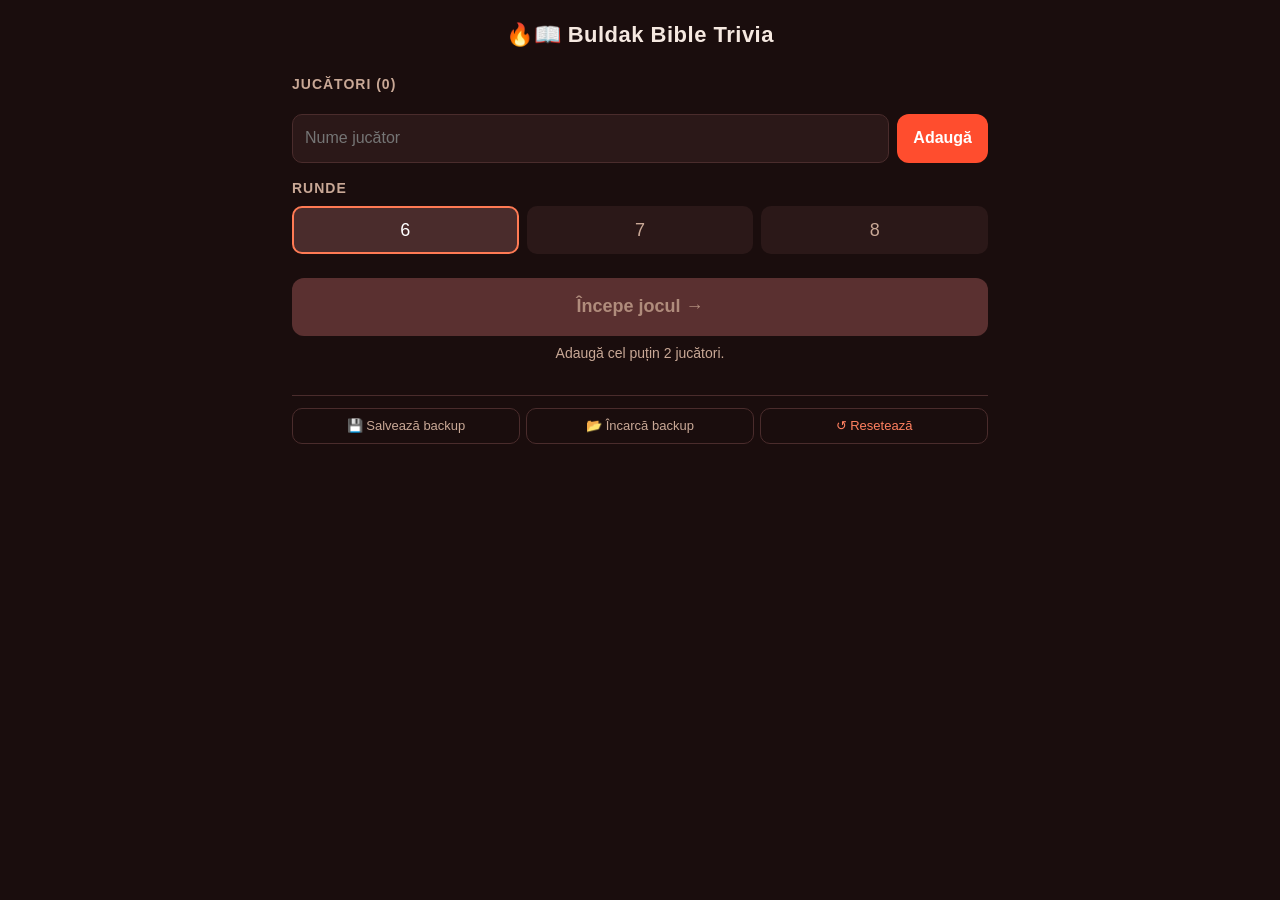
<file: index.html>
<!doctype html>
<html lang="ro">
  <head>
    <meta charset="utf-8" />
    <meta name="viewport" content="width=device-width, initial-scale=1, viewport-fit=cover" />
    <meta name="theme-color" content="#1a0d0d" />
    <title>🔥 Buldak Bible Trivia</title>
    <link rel="stylesheet" href="styles.css" />
  </head>
  <body>
    <div id="app">Se încarcă…</div>
    <input type="file" id="import-file" accept="application/json" hidden />
    <script src="trivia.js"></script>
    <script src="app.js"></script>
  </body>
</html>
</file>
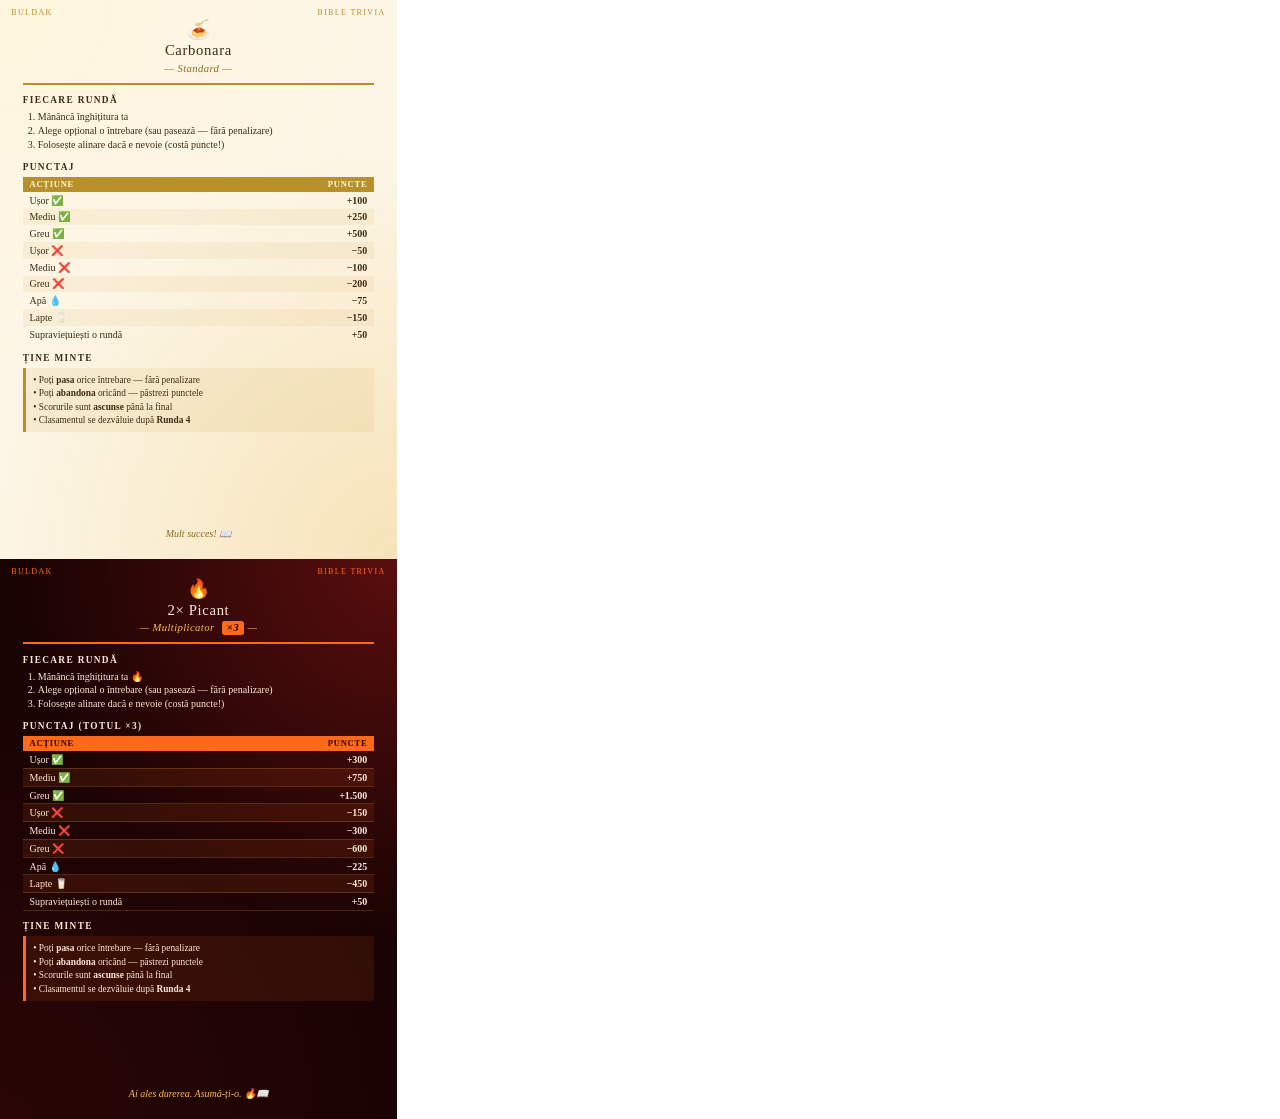
<file: docs/rules/cards.html>
<!DOCTYPE html>
<html lang="ro">
<head>
<meta charset="UTF-8">
<title>Buldak Bible Trivia — Carduri Jucător</title>
<style>
  @page { size: A6; margin: 0; }

  * { box-sizing: border-box; margin: 0; padding: 0; }

  html, body {
    font-family: "Georgia", "Times New Roman", serif;
    font-size: 8pt;
    line-height: 1.3;
    -webkit-print-color-adjust: exact;
    print-color-adjust: exact;
  }

  .card {
    width: 105mm;
    height: 148mm;
    padding: 5.5mm 6mm 5mm;
    page-break-after: always;
    position: relative;
    overflow: hidden;
    display: flex;
    flex-direction: column;
  }
  .card:last-child { page-break-after: auto; }

  /* ===== Carbonara — warm cream / gold ===== */
  .carbonara {
    background:
      radial-gradient(circle at 0% 0%, #fff6df 0%, transparent 55%),
      radial-gradient(circle at 100% 100%, #f6e3b8 0%, transparent 60%),
      #fdf6e6;
    color: #3d2c12;
  }
  .carbonara .header { border-bottom: 1.5pt solid #b8902a; }
  .carbonara .icon { color: #b8902a; }
  .carbonara .subtitle { color: #8a6a1f; }
  .carbonara th { background: #b8902a; color: #fff8e3; }
  .carbonara tbody tr:nth-child(even) td { background: rgba(184, 144, 42, 0.08); }
  .carbonara .remember {
    background: rgba(184, 144, 42, 0.10);
    border-left: 2.5pt solid #b8902a;
  }
  .carbonara .footer { color: #8a6a1f; }
  .carbonara .corner { color: #b8902a; }

  /* ===== 2x Picant — dark / fire ===== */
  .spicy {
    background:
      radial-gradient(circle at 100% 0%, #5a0e0e 0%, transparent 55%),
      radial-gradient(circle at 0% 100%, #2a0606 0%, transparent 60%),
      #1a0303;
    color: #ffe9d4;
  }
  .spicy .header { border-bottom: 1.5pt solid #ff6a1a; }
  .spicy .icon { color: #ff6a1a; }
  .spicy .subtitle { color: #ffba50; }
  .spicy th { background: #ff6a1a; color: #1a0303; }
  .spicy tbody tr:nth-child(even) td { background: rgba(255, 106, 26, 0.10); }
  .spicy tbody td { border-bottom: 0.3pt solid rgba(255, 186, 80, 0.20); }
  .spicy .remember {
    background: rgba(255, 106, 26, 0.10);
    border-left: 2.5pt solid #ff6a1a;
  }
  .spicy .footer { color: #ffba50; }
  .spicy .corner { color: #ff6a1a; }
  .spicy .multiplier {
    display: inline-block;
    background: #ff6a1a;
    color: #1a0303;
    font-weight: bold;
    padding: 0 4pt;
    border-radius: 2pt;
    margin-left: 3pt;
  }

  /* ===== Layout ===== */
  .header {
    padding-bottom: 2mm;
    margin-bottom: 2.5mm;
    text-align: center;
  }
  .icon {
    font-size: 14pt;
    line-height: 1;
    margin-bottom: 0.5mm;
  }
  h1 {
    font-size: 11pt;
    font-weight: normal;
    letter-spacing: 0.5pt;
    margin-bottom: 0.3mm;
  }
  .subtitle {
    font-size: 8pt;
    font-style: italic;
    letter-spacing: 0.3pt;
  }

  h2 {
    font-size: 7pt;
    text-transform: uppercase;
    letter-spacing: 1pt;
    font-weight: bold;
    margin-bottom: 1mm;
    margin-top: 2mm;
  }
  h2:first-of-type { margin-top: 0; }

  ol {
    padding-left: 4mm;
    margin-bottom: 0.5mm;
    font-size: 7.5pt;
  }
  ol li { margin-bottom: 0.2mm; }

  table {
    width: 100%;
    border-collapse: collapse;
    font-size: 7.5pt;
    margin-bottom: 0.5mm;
  }
  th, td {
    text-align: left;
    padding: 0.5mm 1.8mm;
  }
  th { font-size: 6.5pt; text-transform: uppercase; letter-spacing: 0.5pt; }
  td.points {
    text-align: right;
    font-variant-numeric: tabular-nums;
    font-weight: bold;
  }

  .remember {
    padding: 1.5mm 2mm;
    font-size: 7pt;
  }
  .remember p { margin-bottom: 0.4mm; }
  .remember p:last-child { margin-bottom: 0; }
  .remember strong { font-weight: bold; }

  .spacer { flex: 1; min-height: 1mm; }

  .footer {
    text-align: center;
    font-style: italic;
    font-size: 7.5pt;
    margin-top: 2mm;
  }

  .corner {
    position: absolute;
    top: 2mm;
    font-size: 6pt;
    letter-spacing: 1pt;
    text-transform: uppercase;
  }
  .corner.left { left: 3mm; }
  .corner.right { right: 3mm; }
</style>
</head>
<body>

<!-- ============ CARD 1 — CARBONARA ============ -->
<section class="card carbonara">
  <span class="corner left">Buldak</span>
  <span class="corner right">Bible Trivia</span>

  <header class="header">
    <div class="icon">🍝</div>
    <h1>Carbonara</h1>
    <div class="subtitle">— Standard —</div>
  </header>

  <h2>Fiecare Rundă</h2>
  <ol>
    <li>Mănâncă înghițitura ta</li>
    <li>Alege opțional o întrebare (sau pasează — fără penalizare)</li>
    <li>Folosește alinare dacă e nevoie (costă puncte!)</li>
  </ol>

  <h2>Punctaj</h2>
  <table>
    <thead>
      <tr><th>Acțiune</th><th style="text-align:right">Puncte</th></tr>
    </thead>
    <tbody>
      <tr><td>Ușor ✅</td><td class="points">+100</td></tr>
      <tr><td>Mediu ✅</td><td class="points">+250</td></tr>
      <tr><td>Greu ✅</td><td class="points">+500</td></tr>
      <tr><td>Ușor ❌</td><td class="points">−50</td></tr>
      <tr><td>Mediu ❌</td><td class="points">−100</td></tr>
      <tr><td>Greu ❌</td><td class="points">−200</td></tr>
      <tr><td>Apă 💧</td><td class="points">−75</td></tr>
      <tr><td>Lapte 🥛</td><td class="points">−150</td></tr>
      <tr><td>Supraviețuiești o rundă</td><td class="points">+50</td></tr>
    </tbody>
  </table>

  <h2>Ține Minte</h2>
  <div class="remember">
    <p>• Poți <strong>pasa</strong> orice întrebare — fără penalizare</p>
    <p>• Poți <strong>abandona</strong> oricând — păstrezi punctele</p>
    <p>• Scorurile sunt <strong>ascunse</strong> până la final</p>
    <p>• Clasamentul se dezvăluie după <strong>Runda 4</strong></p>
  </div>

  <div class="spacer"></div>
  <div class="footer">Mult succes! 📖</div>
</section>

<!-- ============ CARD 2 — 2x PICANT ============ -->
<section class="card spicy">
  <span class="corner left">Buldak</span>
  <span class="corner right">Bible Trivia</span>

  <header class="header">
    <div class="icon">🔥</div>
    <h1>2× Picant</h1>
    <div class="subtitle">— Multiplicator <span class="multiplier">×3</span> —</div>
  </header>

  <h2>Fiecare Rundă</h2>
  <ol>
    <li>Mănâncă înghițitura ta 🔥</li>
    <li>Alege opțional o întrebare (sau pasează — fără penalizare)</li>
    <li>Folosește alinare dacă e nevoie (costă puncte!)</li>
  </ol>

  <h2>Punctaj (totul ×3)</h2>
  <table>
    <thead>
      <tr><th>Acțiune</th><th style="text-align:right">Puncte</th></tr>
    </thead>
    <tbody>
      <tr><td>Ușor ✅</td><td class="points">+300</td></tr>
      <tr><td>Mediu ✅</td><td class="points">+750</td></tr>
      <tr><td>Greu ✅</td><td class="points">+1.500</td></tr>
      <tr><td>Ușor ❌</td><td class="points">−150</td></tr>
      <tr><td>Mediu ❌</td><td class="points">−300</td></tr>
      <tr><td>Greu ❌</td><td class="points">−600</td></tr>
      <tr><td>Apă 💧</td><td class="points">−225</td></tr>
      <tr><td>Lapte 🥛</td><td class="points">−450</td></tr>
      <tr><td>Supraviețuiești o rundă</td><td class="points">+50</td></tr>
    </tbody>
  </table>

  <h2>Ține Minte</h2>
  <div class="remember">
    <p>• Poți <strong>pasa</strong> orice întrebare — fără penalizare</p>
    <p>• Poți <strong>abandona</strong> oricând — păstrezi punctele</p>
    <p>• Scorurile sunt <strong>ascunse</strong> până la final</p>
    <p>• Clasamentul se dezvăluie după <strong>Runda 4</strong></p>
  </div>

  <div class="spacer"></div>
  <div class="footer">Ai ales durerea. Asumă-ți-o. 🔥📖</div>
</section>

</body>
</html>
</file>
<file: styles.css>
/* === Reset === */
* { box-sizing: border-box; margin: 0; padding: 0; }
html, body { height: 100%; }
body {
  background: #1a0d0d;
  color: #f5e8e0;
  font-family: -apple-system, BlinkMacSystemFont, "Segoe UI", Roboto, sans-serif;
  font-size: 16px;
  line-height: 1.4;
  -webkit-tap-highlight-color: transparent;
  overscroll-behavior: none;
}
button, input { font: inherit; color: inherit; }
button { cursor: pointer; border: none; background: none; }

/* === Layout === */
#app { min-height: 100dvh; padding-bottom: env(safe-area-inset-bottom); }
.screen {
  max-width: 720px;
  margin: 0 auto;
  padding: 12px 12px 24px;
  display: flex;
  flex-direction: column;
  gap: 16px;
}

/* === Brand / Headers === */
.brand h1 {
  font-size: 22px;
  text-align: center;
  padding: 8px 0;
  letter-spacing: 0.5px;
}
section h2 {
  font-size: 14px;
  text-transform: uppercase;
  letter-spacing: 1px;
  color: #c9a896;
  margin-bottom: 8px;
}

/* === Setup === */
.player-list {
  list-style: none;
  display: flex;
  flex-direction: column;
  gap: 8px;
  margin-bottom: 12px;
}
.player-row {
  display: flex;
  align-items: center;
  gap: 8px;
  background: #2b1818;
  border-radius: 12px;
  padding: 8px 10px;
}
.player-row .badge { font-size: 22px; }
.name-input {
  flex: 1;
  background: transparent;
  border: 1px solid #4a2c2c;
  border-radius: 8px;
  padding: 10px 12px;
  min-height: 44px;
  color: #fff;
}
.name-input:focus { outline: 2px solid #ff7a54; }
.mode-toggle {
  display: flex;
  gap: 4px;
  background: #1a0d0d;
  padding: 4px;
  border-radius: 10px;
}
.mode-toggle button {
  min-width: 44px;
  min-height: 36px;
  font-size: 18px;
  border-radius: 6px;
  opacity: 0.4;
}
.mode-toggle button.active { opacity: 1; background: #4a2c2c; }
.ghost-x {
  width: 36px;
  height: 36px;
  border-radius: 18px;
  color: #c9a896;
  font-size: 18px;
}
.ghost-x:hover { background: #4a2c2c; color: #ff7a54; }

.add-player {
  display: flex;
  gap: 8px;
}
.add-player input {
  flex: 1;
  background: #2b1818;
  border: 1px solid #4a2c2c;
  border-radius: 10px;
  padding: 12px;
  min-height: 48px;
  color: #fff;
}

.rounds-toggle {
  display: flex;
  gap: 8px;
}
.rounds-toggle button {
  flex: 1;
  min-height: 48px;
  background: #2b1818;
  border-radius: 10px;
  font-size: 18px;
  color: #c9a896;
  border: 2px solid transparent;
}
.rounds-toggle button.active {
  background: #4a2c2c;
  color: #fff;
  border-color: #ff7a54;
}

.start-section { margin-top: 8px; }
.hint {
  text-align: center;
  color: #c9a896;
  font-size: 14px;
  margin-top: 8px;
}

/* === Buttons === */
.primary {
  background: #ff4d2e;
  color: #fff;
  font-weight: 600;
  border-radius: 12px;
  padding: 12px 16px;
  min-height: 48px;
}
.primary:hover:not(:disabled) { background: #ff6b4f; }
.primary:disabled { background: #5a3030; color: #b08c7c; cursor: not-allowed; }
.primary.big {
  width: 100%;
  font-size: 18px;
  padding: 16px;
  min-height: 56px;
}

.ghost {
  background: transparent;
  color: #c9a896;
  border: 1px solid #4a2c2c;
  border-radius: 10px;
  padding: 8px 12px;
  min-height: 40px;
}
.ghost:hover { background: #2b1818; color: #fff; }
.ghost.small { padding: 6px 10px; min-height: 36px; font-size: 13px; }
.ghost.warn { color: #ffba50; border-color: #5a3e0e; }
.ghost.warn:hover { background: #5a3e0e; color: #fff; }
.danger-text { color: #ff8060; }

.success {
  background: #2e9e5b;
  color: #fff;
  font-weight: 600;
  border-radius: 12px;
  padding: 14px;
  min-height: 56px;
  font-size: 16px;
}
.success:hover { background: #36b86a; }

.danger {
  background: #c93838;
  color: #fff;
  font-weight: 600;
  border-radius: 12px;
  padding: 12px;
  min-height: 48px;
}
.danger:hover { background: #e04545; }

/* === Playing === */
.play-header {
  display: flex;
  align-items: center;
  gap: 8px;
  flex-wrap: wrap;
  background: #2b1818;
  border-radius: 12px;
  padding: 10px 12px;
  position: sticky;
  top: 0;
  z-index: 10;
}
.round-info { font-size: 16px; flex: 1; }
.round-info strong { font-size: 22px; color: #ff7a54; }
.remaining { display: flex; gap: 4px; }
.chip {
  font-size: 12px;
  padding: 3px 8px;
  border-radius: 8px;
  font-weight: 600;
}
.chip.diff-easy { background: #1d4a2e; color: #b3f5c8; }
.chip.diff-medium { background: #5a3e0e; color: #ffd58a; }
.chip.diff-hard { background: #5a1818; color: #ff9a7a; }

.rank-strip {
  background: #2b1818;
  border-radius: 10px;
  padding: 8px 12px;
  font-size: 13px;
  display: flex;
  flex-wrap: wrap;
  gap: 12px;
  align-items: center;
}
.rank-strip strong { color: #ff7a54; }
.rank-item { white-space: nowrap; }

.players {
  display: flex;
  flex-direction: column;
  gap: 12px;
}

/* === Player Card === */
.player-card {
  background: #2b1818;
  border-radius: 14px;
  padding: 12px;
  border: 1px solid #4a2c2c;
}
.player-card.tapped-out { opacity: 0.45; }
.player-header {
  display: flex;
  align-items: center;
  gap: 8px;
  margin-bottom: 10px;
}
.player-header .badge { font-size: 22px; }
.player-header .name { flex: 1; font-weight: 600; font-size: 17px; }
.player-header .score {
  font-size: 20px;
  font-weight: 700;
  color: #ff7a54;
  min-width: 60px;
  text-align: right;
}
.player-header .rank {
  font-size: 14px;
  color: #c9a896;
  background: #1a0d0d;
  padding: 4px 10px;
  border-radius: 8px;
}
.player-header .tag {
  font-size: 12px;
  color: #b08c7c;
  background: #1a0d0d;
  padding: 3px 8px;
  border-radius: 6px;
}

.actions { display: flex; flex-direction: column; gap: 8px; }
.row { display: flex; gap: 6px; }
.row > * { flex: 1; }

.diff {
  min-height: 48px;
  border-radius: 10px;
  font-weight: 600;
  font-size: 14px;
  padding: 8px 4px;
}
.diff-easy { background: #1d4a2e; color: #fff; }
.diff-easy:hover { background: #266b3e; }
.diff-medium { background: #5a3e0e; color: #fff; }
.diff-medium:hover { background: #7a541a; }
.diff-hard { background: #5a1818; color: #fff; }
.diff-hard:hover { background: #7a2424; }
.diff:disabled { opacity: 0.3; cursor: not-allowed; }
.diff:disabled:hover { background: inherit; }
.tag-done { background: #1d4a2e !important; color: #b3f5c8 !important; }

.relief {
  background: #1a0d0d;
  color: #c9a896;
  border: 1px solid #4a2c2c;
  border-radius: 10px;
  min-height: 44px;
  font-size: 13px;
  padding: 6px 4px;
}
.relief:hover { background: #2b1818; color: #fff; }

.end-round {
  margin-top: 8px;
  background: #2e9e5b;
}
.end-round:hover { background: #36b86a; }

/* === Modal === */
.modal-backdrop {
  position: fixed;
  inset: 0;
  background: rgba(0, 0, 0, 0.75);
  display: flex;
  align-items: flex-end;
  justify-content: center;
  z-index: 100;
  padding: 0;
}
.modal {
  background: #2b1818;
  border-radius: 16px 16px 0 0;
  padding: 16px;
  width: 100%;
  max-width: 720px;
  max-height: 90dvh;
  overflow-y: auto;
  display: flex;
  flex-direction: column;
  gap: 12px;
  border-top: 4px solid #ff7a54;
  animation: slide-up 0.2s ease-out;
}
.modal.inline {
  border-radius: 14px;
  border-top: 4px solid #ff7a54;
  animation: none;
  margin-top: 8px;
}
.question-modal.diff-easy { border-top-color: #4ec47a; }
.question-modal.diff-medium { border-top-color: #ffba50; }
.question-modal.diff-hard { border-top-color: #ff5a3a; }

@keyframes slide-up {
  from { transform: translateY(100%); }
  to { transform: translateY(0); }
}

.modal-header {
  display: flex;
  align-items: center;
  gap: 10px;
  font-size: 14px;
  color: #c9a896;
}
.modal-header .badge { font-size: 22px; }
.modal-header .player-name { flex: 1; font-weight: 600; color: #fff; font-size: 17px; }
.modal-header .diff-label {
  background: #4a2c2c;
  padding: 4px 10px;
  border-radius: 8px;
  font-weight: 600;
  font-size: 13px;
}
.modal-header .qnum { color: #b08c7c; font-size: 13px; }

.question {
  font-size: 19px;
  line-height: 1.4;
  font-weight: 600;
  padding: 12px;
  background: #1a0d0d;
  border-radius: 10px;
  color: #fff;
}
.answer {
  font-size: 18px;
  padding: 10px 12px;
  background: #1d4a2e;
  border-radius: 10px;
  color: #d8ffd8;
}
.answer .label { color: #a3d8b0; font-weight: 600; font-size: 14px; margin-right: 4px; }
.answer strong { color: #fff; }
.reference {
  font-size: 14px;
  color: #c9a896;
  padding: 6px 12px;
}
.reference .label { color: #b08c7c; font-weight: 600; }
.quote {
  font-size: 14px;
  font-style: italic;
  color: #d8c8b8;
  padding: 8px 12px;
  border-left: 3px solid #4a2c2c;
  background: #1a0d0d;
  border-radius: 6px;
}

.modal-actions {
  display: flex;
  flex-direction: column;
  gap: 8px;
  margin-top: 4px;
}
.modal-actions button { width: 100%; }

/* === Reveal === */
.reveal-list {
  list-style: none;
  display: flex;
  flex-direction: column;
  gap: 8px;
}
.reveal-row {
  display: flex;
  align-items: center;
  gap: 12px;
  background: #2b1818;
  border-radius: 12px;
  padding: 14px;
  border: 1px solid #4a2c2c;
}
.reveal-row.winner {
  background: linear-gradient(135deg, #5a3e0e, #2b1818);
  border-color: #ffba50;
  box-shadow: 0 0 20px rgba(255, 186, 80, 0.2);
}
.reveal-row .rank { font-size: 18px; font-weight: 700; color: #ff7a54; min-width: 36px; }
.reveal-row .badge { font-size: 22px; }
.reveal-row .name { flex: 1; font-size: 17px; font-weight: 600; }
.reveal-row .score {
  font-size: 22px;
  font-weight: 700;
  color: #ff7a54;
}
.reveal-row.winner .score { color: #ffba50; }
.reveal-row .tag {
  font-size: 11px;
  color: #b08c7c;
  background: #1a0d0d;
  padding: 3px 6px;
  border-radius: 6px;
}

/* === Tiebreak === */
.tiebreak-buttons {
  display: flex;
  flex-direction: column;
  gap: 8px;
  margin-top: 8px;
}
.tiebreak-buttons button { width: 100%; min-height: 56px; font-size: 16px; }

/* === Footer === */
.app-footer {
  display: flex;
  gap: 6px;
  margin-top: 16px;
  padding-top: 12px;
  border-top: 1px solid #4a2c2c;
  flex-wrap: wrap;
  justify-content: center;
}
.app-footer button { flex: 1; min-width: 100px; }

/* === Responsive larger screens === */
@media (min-width: 600px) {
  .row.diff-row .diff { font-size: 15px; }
  .modal-actions { flex-direction: row; }
  .modal-actions button { flex: 1; }
  .modal-backdrop { align-items: center; padding: 16px; }
  .modal { border-radius: 16px; max-height: 80dvh; }
}
</file>
